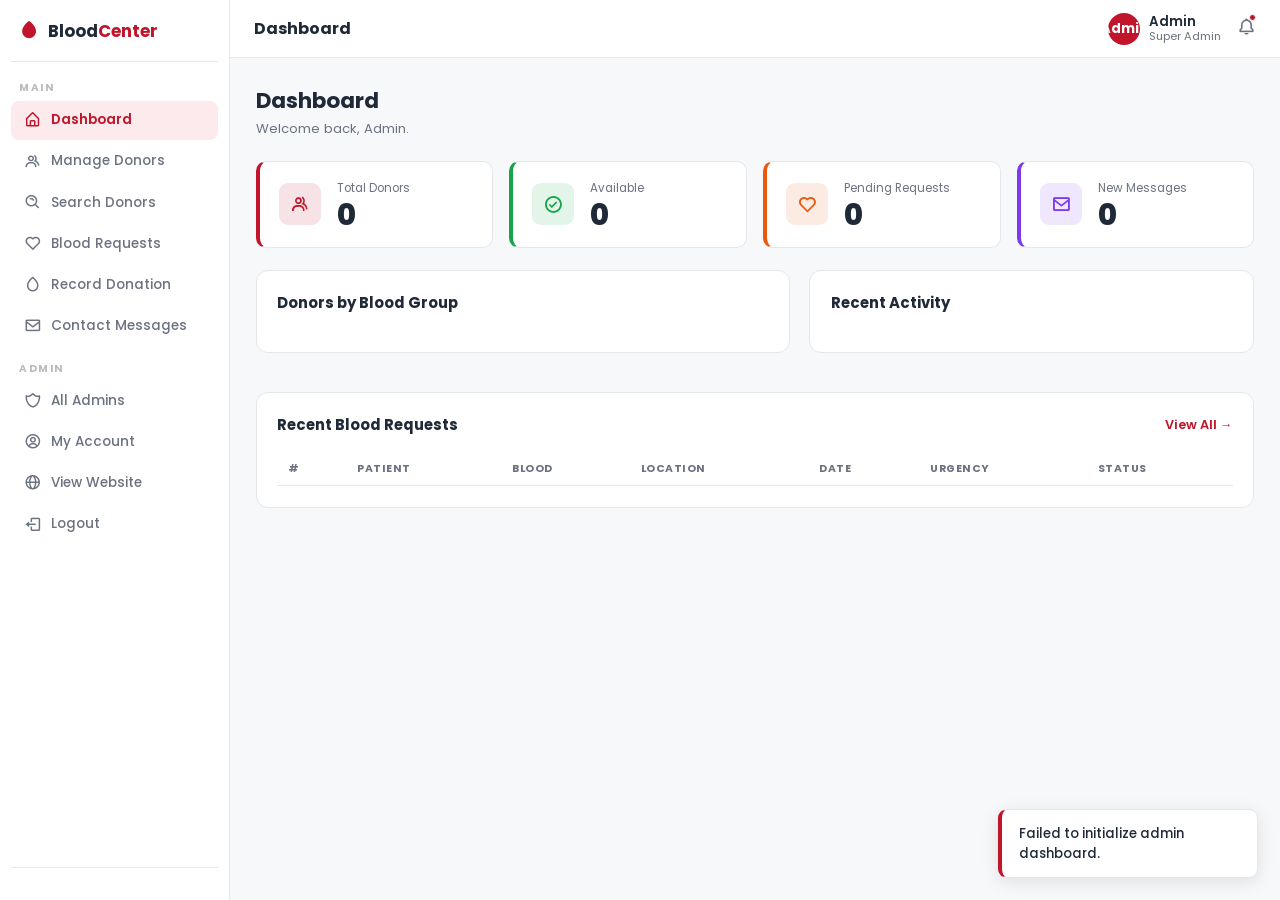
<file: html/admin.html>
<!DOCTYPE html>
<html lang="en">
<head>
  <meta charset="UTF-8"/>
  <meta name="viewport" content="width=device-width, initial-scale=1.0"/>
  <title>Admin Dashboard — Blood Center</title>
  <link rel="stylesheet" href="/css/admin.css"/>
  <link href="https://fonts.googleapis.com/css2?family=Poppins:wght@400;500;600;700;800&display=swap" rel="stylesheet"/>
  <link href="https://unpkg.com/boxicons@2.1.4/css/boxicons.min.css" rel="stylesheet"/>
</head>
<body>

<!-- SIDEBAR -->
<aside class="sidebar" id="sidebar">
  <div class="sidebar-logo">
    <i class='bx bxs-droplet'></i>
    <span>Blood<strong>Center</strong></span>
  </div>

  <p class="sidebar-label">MAIN</p>
  <nav>
    <a href="#" class="nav-item active" data-section="dashboard"><i class='bx bx-home-alt'></i> Dashboard</a>
    <a href="#" class="nav-item" data-section="donors"><i class='bx bx-group'></i> Manage Donors</a>
    <a href="#" class="nav-item" data-section="search"><i class='bx bx-search-alt'></i> Search Donors</a>
    <a href="#" class="nav-item" data-section="requests"><i class='bx bx-heart'></i> Blood Requests
      <span class="nav-badge" id="reqBadge"></span>
    </a>
    <a href="#" class="nav-item" data-section="donations"><i class='bx bx-droplet'></i> Record Donation</a>
    <a href="#" class="nav-item" data-section="messages"><i class='bx bx-envelope'></i> Contact Messages
      <span class="nav-badge" id="msgBadge"></span>
    </a>
  </nav>

  <p class="sidebar-label">ADMIN</p>
  <nav>
    <a href="#" class="nav-item" data-section="admins"><i class='bx bx-shield-alt-2'></i> All Admins</a>
    <a href="#" class="nav-item" data-section="myaccount"><i class='bx bx-user-circle'></i> My Account</a>
    <a href="/index.html" class="nav-item"><i class='bx bx-globe'></i> View Website</a>
    <a href="login.html" class="nav-item"><i class='bx bx-log-out'></i> Logout</a>
  </nav>

  
  <div class="sidebar-date" id="topbarDate"></div> 
  

</aside>

<!-- MAIN -->
<div class="main">

  <header class="topbar">
    <button class="menu-btn" id="menuBtn"><i class='bx bx-menu'></i></button>
    <h2 class="page-title" id="pageTitle">Dashboard</h2>
    <div class="topbar-right">
      <div class="topbar-user">
        <div class="user-avatar">Admin</div>
        <div><p class="user-name">Admin</p><p class="user-role">Super Admin</p></div>
      </div>    
      <div class="notif-wrap"><i class='bx bx-bell'></i><span class="notif-dot"></span></div>
    </div>
  </header>

  <div class="content">


    <!-- ===== DASHBOARD ===== -->
    <section class="section active" id="section-dashboard">
      <div class="section-head">
        <div><h1>Dashboard</h1><p>Welcome back, Admin.</p></div>
      </div>
      <div class="stat-grid">
        <div class="stat-card" style="--c:#C0152A">
          <div class="stat-icon"><i class='bx bx-group'></i></div>
          <div><p class="stat-label">Total Donors</p><h2 class="stat-num" data-target="12">0</h2></div>
        </div>
        <div class="stat-card" style="--c:#16a34a">
          <div class="stat-icon"><i class='bx bx-check-circle'></i></div>
          <div><p class="stat-label">Available</p><h2 class="stat-num" data-target="8">0</h2></div>
        </div>
        <div class="stat-card" style="--c:#ea580c">
          <div class="stat-icon"><i class='bx bx-heart'></i></div>
          <div><p class="stat-label">Pending Requests</p><h2 class="stat-num" data-target="5">0</h2></div>
        </div>
        <div class="stat-card" style="--c:#7c3aed">
          <div class="stat-icon"><i class='bx bx-envelope'></i></div>
          <div><p class="stat-label">New Messages</p><h2 class="stat-num" data-target="3">0</h2></div>
        </div>
      </div>

      <div class="dash-row">
        <div class="card">
          <div class="card-head"><h3>Donors by Blood Group</h3></div>
          <div id="bloodBars"></div>
        </div>
        <div class="card">
          <div class="card-head"><h3>Recent Activity</h3></div>
          <ul class="activity-list" id="activityList"></ul>
        </div>
      </div>

      <div class="card">
        <div class="card-head">
          <h3>Recent Blood Requests</h3>
          <button class="link-btn" data-goto="requests">View All →</button>
        </div>
        <div class="table-wrap">
          <table class="table">
            <thead><tr><th>#</th><th>Patient</th><th>Blood</th><th>Location</th><th>Date</th><th>Urgency</th><th>Status</th></tr></thead>
            <tbody id="dashReqBody"></tbody>
          </table>
        </div>
      </div>
    </section>


    <!-- ===== MANAGE DONORS ===== -->
    <section class="section" id="section-donors">
      <div class="section-head">
        <div><h1>Manage Donors</h1><p>Add, edit and delete donor records.</p></div>
        <button class="btn-red" id="addDonorBtn"><i class='bx bx-plus'></i> Add Donor</button>
      </div>
      <div class="card">
        <div class="card-head">
          <div class="filters">
            <div class="search-box"><i class='bx bx-search'></i><input type="text" id="donorSearch" placeholder="Search name, phone, location..."/></div>
            <select id="donorBloodFilter" class="select">
              <option value="">All Blood Groups</option>
              <option>A+</option><option>A-</option><option>B+</option><option>B-</option>
              <option>AB+</option><option>AB-</option><option>O+</option><option>O-</option>
            </select>
            <select id="donorAvailFilter" class="select">
              <option value="">All Status</option>
              <option value="Available">Available</option>
              <option value="Not Available">Not Available</option>
            </select>
          </div>
        </div>
        <div class="table-wrap">
          <table class="table">
            <thead><tr><th>Photo</th><th>Name</th><th>Age</th><th>Blood</th><th>Phone</th><th>Email</th><th>Location</th><th>Last Donated</th><th>Next Eligible</th><th>Status</th><th>Actions</th></tr></thead>
            <tbody id="donorBody"></tbody>
          </table>
        </div>
        <div class="pagination" id="donorPages"></div>
      </div>
    </section>


    <!-- ===== SEARCH DONORS ===== -->
    <section class="section" id="section-search">
      <div class="section-head">
        <div><h1>Search Donors</h1><p>Find donors by blood group and location.</p></div>
      </div>
      <div class="card">
        <div class="search-form-row">
          <div class="field-group"><label>Blood Group</label>
            <select id="srchBlood" class="select big">
              <option value="">Any</option>
              <option>A+</option><option>A-</option><option>B+</option><option>B-</option>
              <option>AB+</option><option>AB-</option><option>O+</option><option>O-</option>
            </select>
          </div>
          <div class="field-group"><label>Location</label>
            <input type="text" id="srchLocation" class="input big" placeholder="e.g. Guwahati"/>
          </div>
          <div class="field-group"><label>Availability</label>
            <select id="srchAvail" class="select big">
              <option value="">Any</option>
              <option value="Available">Available</option>
              <option value="Not Available">Not Available</option>
            </select>
          </div>
          <button class="btn-red" id="srchBtn" style="align-self:flex-end"><i class='bx bx-search'></i> Search</button>
        </div>
      </div>
      <div id="srchResultsWrap" style="display:none">
        <div class="results-header">
          <p id="srchCount"></p>
          <button class="btn-outline-sm" id="srchClear">Clear</button>
        </div>
        <div class="donor-cards-grid" id="srchGrid"></div>
      </div>
      <div class="empty-state" id="srchEmpty" style="display:none">
        <i class='bx bx-search-alt'></i><h3>No donors found</h3><p>Try different filters.</p>
      </div>
    </section>


    <!-- ===== BLOOD REQUESTS ===== -->
    <section class="section" id="section-requests">
      <div class="section-head">
        <div><h1>Blood Requests</h1><p>Manage and respond to all incoming requests.</p></div>
      </div>
      <div class="card">
        <div class="card-head">
          <div class="filters">
            <div class="search-box"><i class='bx bx-search'></i><input type="text" id="reqSearch" placeholder="Search patient, location..."/></div>
            <select id="reqStatusFilter" class="select">
              <option value="">All Status</option>
              <option>Pending</option><option>Fulfilled</option><option>Cancelled</option>
            </select>
            <select id="reqBloodFilter" class="select">
              <option value="">All Blood Groups</option>
              <option>A+</option><option>A-</option><option>B+</option><option>B-</option>
              <option>AB+</option><option>AB-</option><option>O+</option><option>O-</option>
            </select>
          </div>
        </div>
        <div class="table-wrap">
          <table class="table">
            <thead><tr><th>#</th><th>Patient</th><th>Blood</th><th>Hospital</th><th>Location</th><th>Contact</th><th>Date</th><th>Urgency</th><th>Status</th><th>Actions</th></tr></thead>
            <tbody id="reqBody"></tbody>
          </table>
        </div>
        <div class="pagination" id="reqPages"></div>
      </div>
    </section>


    <!-- ===== RECORD DONATION ===== -->
    <section class="section" id="section-donations">
      <div class="section-head">
        <div><h1>Record Donation</h1><p>Log a blood donation for a registered donor.</p></div>
      </div>
      <div class="record-layout">
        <div class="card" style="max-width:480px">
          <h3 class="card-title-sm">Add Donation Record</h3>
          <div class="msg-box" id="donRecMsg"></div>
          <form id="donRecForm">
            <div class="field-group" style="margin-bottom:0.9rem">
              <label>Select Donor <span class="star">*</span></label>

              <input id="drDonorSearch" class="input" style="width:100%;margin-bottom:0.55rem" list="drDonorList" placeholder="Search donor name / blood / phone"/>
              <datalist id="drDonorList"></datalist>
              <select id="drDonor" class="select" style="width:100%">
                <option value="" disabled selected>Choose donor...</option>
              </select>
            </div>
            <div class="two-col-sm">
              <div class="field-group">
                <label>Donation Date <span class="star">*</span></label>
                <input type="date" id="drDate" class="input" style="width:100%"/>
              </div>
              <div class="field-group">
                <label>Units Donated <span class="star">*</span></label>
                <input type="number" id="drUnits" class="input" style="width:100%" placeholder="e.g. 1" min="1" max="5"/>
              </div>
            </div>
            <div class="field-group" style="margin:0.9rem 0">
              <label>Hospital / Location <span class="star">*</span></label>
              <input type="text" id="drLocation" class="input" style="width:100%" placeholder="e.g. Gauhati Medical College"/>
            </div>
            <div class="field-group" style="margin-bottom:1rem">
              <label>Notes</label>
              <textarea id="drNotes" class="input" rows="2" style="width:100%;resize:vertical" placeholder="Any additional notes..."></textarea>
            </div>
            <button type="submit" class="btn-red"><i class='bx bx-save'></i> Record Donation</button>
          </form>
        </div>

        <div class="card" style="flex:1">
          <h3 class="card-title-sm">Recent Donation Records</h3>
          <div class="table-wrap">
            <table class="table">
              <thead><tr><th>#</th><th>Donor</th><th>Blood</th><th>Date</th><th>Location</th><th>Units</th></tr></thead>
              <tbody id="donRecBody"></tbody>
            </table>
          </div>
        </div>
      </div>
    </section>


    <!-- ===== CONTACT MESSAGES ===== -->
    <section class="section" id="section-messages">
      <div class="section-head">
        <div><h1>Contact Messages</h1><p>Messages submitted via the homepage contact form.</p></div>
        <button class="btn-outline" id="markMsgsRead">Mark All Read</button>
      </div>
      <div class="card">
        <div class="filters" style="margin-bottom:1rem">
          <select id="msgFilter" class="select">
            <option value="">All Messages</option>
            <option value="unread">Unread</option>
            <option value="read">Read</option>
          </select>
        </div>
        <div id="messagesList"></div>
      </div>
    </section>


    <!-- ===== ALL ADMINS ===== -->
    <section class="section" id="section-admins">
      <div class="section-head">
        <div><h1>All Admins</h1><p>View all admin accounts and create new ones.</p></div>
        <button class="btn-red" id="createAdminBtn"><i class='bx bx-plus'></i> Create Admin</button>
      </div>
      <div class="card">
        <div class="table-wrap">
          <table class="table">
            <thead><tr><th>#</th><th>Name</th><th>Email</th><th>Role</th><th>Created</th><th>Status</th><th>Actions</th></tr></thead>
            <tbody id="adminsBody"></tbody>
          </table>
        </div>
      </div>
    </section>


    <!-- ===== MY ACCOUNT ===== -->
    <section class="section" id="section-myaccount">
      <div class="section-head">
        <div><h1>My Account</h1><p>Update your admin profile and password.</p></div>
      </div>
      <div class="profile-layout">
        <div class="card" style="max-width:480px;flex:1">
          <h3 class="card-title-sm">Update Profile</h3>
          <div class="msg-box" id="myAccMsg"></div>
          <form id="myAccForm">
            <div class="two-col-sm">
              <div class="field-group"><label>Full Name</label><input type="text" id="myName" class="input" style="width:100%" value="Admin User"/></div>
              <div class="field-group"><label>Email</label><input type="email" id="myEmail" class="input" style="width:100%" value="admin@bloodcenter.in"/></div>
            </div>
            <div class="field-group" style="margin-top:0.9rem"><label>Phone</label><input type="tel" id="myPhone" class="input" style="width:100%" value="9876543210"/></div>
            <div class="field-group" style="margin:0.9rem 0">
              <label>Status</label>
              <select id="myStatus" class="select" style="width:100%">
                <option value="Active">Active</option>
                <option value="Inactive">Inactive</option>
              </select>
            </div>

            <div class="field-group" style="margin:0.9rem 0">
              <label>Profile Photo</label>
              <input type="file" id="myPhotoFile" accept="image/*" class="input" style="width:100%">
            </div>
            
            <button type="button" class="btn-outline" id="removeMyPhotoBtn">
              <i class='bx bx-trash'></i> Remove Photo
            </button>

            <button type="submit" class="btn-red"><i class='bx bx-save'></i> Save Changes</button>
          </form>
        </div>
        <div class="card" style="max-width:400px;flex:1">
          <h3 class="card-title-sm">Change Password</h3>
          <div class="msg-box" id="myPassMsg"></div>
          <form id="myPassForm">
            <div class="field-group" style="margin-bottom:0.9rem"><label>Current Password</label><input type="password" id="myOldPass" class="input" style="width:100%" placeholder="Current password"/></div>
            <div class="field-group" style="margin-bottom:0.9rem"><label>New Password</label><input type="password" id="myNewPass" class="input" style="width:100%" placeholder="Min 6 characters"/></div>
            <div class="field-group" style="margin-bottom:1rem"><label>Confirm New Password</label><input type="password" id="myConfPass" class="input" style="width:100%" placeholder="Repeat new password"/></div>
            <button type="submit" class="btn-red"><i class='bx bx-lock'></i> Update Password</button>
          </form>
        </div>
      </div>
    </section>


  </div><!-- end .content -->
</div><!-- end .main -->


<!-- MODAL: Add/Edit Donor (2-step) -->
<div class="modal-overlay" id="donorModal">
  <div class="modal modal-lg">
    <div class="modal-head">
      <h2 id="donorModalTitle">Add New Donor</h2>
      <button class="modal-close" id="donorModalClose"><i class='bx bx-x'></i></button>
    </div>
    <div class="modal-body">
      <div class="steps-bar">
               
      </div>
      <!-- Step 1 -->
      <div id="step1Content">
        <div class="photo-row">
          <div class="photo-preview" id="donorPhotoPreview"><i class='bx bx-user'></i></div>
          <div><label for="donorPhotoFile" class="photo-label"><i class='bx bx-camera'></i> Upload Photo</label>
          <input type="file" id="donorPhotoFile" accept="image/*"/>
          <p style="font-size:0.7rem;color:#aaa;margin-top:3px">Optional · Max 2MB</p></div>
        </div>
        <div class="form-grid">
          <div class="field-group"><label>Full Name <span class="star">*</span></label><input type="text" id="mName" placeholder="Full name"/></div>
          <div class="field-group"><label>Age <span class="star">*</span></label><input type="number" id="mAge" placeholder="18–65" min="18" max="65"/></div>
          <div class="field-group"><label>Blood Group <span class="star">*</span></label>
            <select id="mBlood"><option value="" disabled selected>Select</option>
              <option>A+</option><option>A-</option><option>B+</option><option>B-</option>
              <option>AB+</option><option>AB-</option><option>O+</option><option>O-</option>
            </select>
          </div>
          <div class="field-group"><label>Phone <span class="star">*</span></label><input type="tel" id="mPhone" placeholder="10-digit number"/></div>
          <div class="field-group"><label>Email</label><input type="email" id="mEmail" placeholder="donor@email.com"/></div>
          <div class="field-group"><label>Location <span class="star">*</span></label><input type="text" id="mLocation" placeholder="City / Area"/></div>
          <div class="field-group"><label>Last Donated</label><input type="date" id="mLastDonated"/></div>
          <!-- <div class="field-group"><label>Availability</label>
            <select id="mStatus"><option value="Available">Available</option><option value="Not Available">Not Available</option></select>
          </div> -->
        </div>
        

        <p class="form-error" id="step1Err"></p>
        <div class="modal-foot"><button class="btn-outline" id="donorModalCancel">Cancel</button><button class="btn-red" id="donorNextBtn">Send OTP →</button></div>
      </div>
      <!-- Step 2 -->
      <div id="step2Content" style="display:none">
        <div class="otp-wrap">
          <div class="otp-icon"><i class='bx bx-message-square-dots'></i></div>
          <h3>OTP Verification</h3>
          <p id="otpMsg">OTP sent to donor's phone number.</p>
          <div class="otp-inputs" id="otpInputs">
            <input type="text" class="otp-digit" maxlength="1"/><input type="text" class="otp-digit" maxlength="1"/>
            <input type="text" class="otp-digit" maxlength="1"/><input type="text" class="otp-digit" maxlength="1"/>
            <input type="text" class="otp-digit" maxlength="1"/><input type="text" class="otp-digit" maxlength="1"/>
          </div>
          <div class="otp-hint"><i class='bx bx-info-circle'></i> Demo OTP: <strong>123456</strong></div>
          <p class="form-error" id="otpErr"></p>
          <div class="modal-foot" style="margin-top:1.2rem">
            <button class="btn-outline" id="otpBackBtn">← Back</button>
            <button class="btn-red" id="otpVerifyBtn">Verify & Save</button>
          </div>
          <p style="text-align:center;font-size:0.78rem;color:#aaa;margin-top:0.7rem">
            Didn't receive it? <button type="button" class="resend-btn" id="resendOtp">Resend OTP</button>
          </p>
        </div>
      </div>
    </div>
  </div>
</div>


<!-- MODAL: View Request -->
<div class="modal-overlay" id="reqModal">
  <div class="modal modal-lg">
    <div class="modal-head"><h2>Request Details</h2><button class="modal-close" id="reqModalClose"><i class='bx bx-x'></i></button></div>
    <div class="modal-body" id="reqModalBody"></div>
    <div class="modal-foot">
      <button class="btn-outline" id="reqModalCancel">Close</button>
      <button class="btn-outline" id="reqFindDonorBtn"><i class='bx bx-search'></i> Find Donor</button>
      <button class="btn-red" id="reqCancelBtn"><i class='bx bx-x'></i> Cancel Request</button>
      <button class="btn-green" id="reqFulfillBtn"><i class='bx bx-check'></i> Mark Fulfilled</button>
    </div>
  </div>
</div>


<!-- MODAL: Notify Donors -->
<div class="modal-overlay" id="notifyDonorModal">
  <div class="modal modal-lg">
    <div class="modal-head">
      <h2>Notify Matching Donors</h2>
      <button class="modal-close" id="notifyDonorModalClose"><i class='bx bx-x'></i></button>
    </div>
    <div class="modal-body">
      <div style="display:flex;flex-wrap:wrap;gap:0.75rem;justify-content:space-between;align-items:center;margin-bottom:1rem">
        <div>
          <p id="notifyDonorSummary" style="margin:0;font-size:0.92rem;font-weight:700"></p>
          <p id="notifyDonorCount" style="margin:0.25rem 0 0;color:var(--text-soft);font-size:0.8rem"></p>
        </div>
        <button class="btn-red" id="notifyAllDonorsBtn"><i class='bx bx-mail-send'></i> Notify All</button>
      </div>
      <div class="table-wrap">
        <table class="table">
          <thead><tr><th>Name</th><th>City</th><th>Phone No.</th><th>Email</th><th>Mail</th></tr></thead>
          <tbody id="notifyDonorTableBody"></tbody>
        </table>
      </div>
    </div>
    <div class="modal-foot">
      <button class="btn-outline" id="notifyDonorModalCancel">Close</button>
    </div>
  </div>
</div>


<!-- MODAL: Create Admin -->
<div class="modal-overlay" id="adminModal">
  <div class="modal">
    <div class="modal-head"><h2>Create Admin</h2><button class="modal-close" id="adminModalClose"><i class='bx bx-x'></i></button></div>
    <div class="modal-body">
      <div class="msg-box" id="createAdminMsg"></div>
      <div class="form-grid">
        <div class="field-group"><label>Full Name <span class="star">*</span></label><input type="text" id="anName" placeholder="Admin's name"/></div>
        <div class="field-group"><label>Email <span class="star">*</span></label><input type="email" id="anEmail" placeholder="admin@email.com"/></div>
        <div class="field-group"><label>Phone <span class="star">*</span></label><input type="tel" id="anPhone" placeholder="Phone Number"/></div>

      <div class="field-group"><label>City <span class="star">*</span></label><input type="text" id="adminCity" placeholder="Admin's City"/></div>


      <div class="field-group"><label>Date Of Birth <span class="star">*</span></label><input type="date" id="adminDob" placeholder="Admins's DOB"/></div>

        <div class="field-group"><label>Role</label>
          <select id="anRole"><option value="Admin">Admin</option></select>
        </div>
        <div class="field-group"><label>Password <span class="star">*</span></label><input type="password" id="anPass" placeholder="Set password"/></div>
        <div class="field-group"><label>Confirm Password <span class="star">*</span></label><input type="password" id="anConf" placeholder="Repeat password"/></div>
      </div>
    </div>
    <div class="modal-foot">
      <button class="btn-outline" id="adminModalCancel">Cancel</button>
      <button class="btn-red" id="saveAdminBtn"><i class='bx bx-shield-plus'></i> Create Admin</button>
    </div>
  </div>
</div>


<!-- MODAL: View Message -->
<div class="modal-overlay" id="msgModal">
  <div class="modal">
    <div class="modal-head"><h2>Contact Message</h2><button class="modal-close" id="msgModalClose"><i class='bx bx-x'></i></button></div>
    <div class="modal-body" id="msgModalBody"></div>
    <div class="modal-foot"><button class="btn-outline" id="msgModalCancel">Close</button><button class="btn-red" id="msgDeleteBtn"><i class='bx bx-trash'></i> Delete</button></div>
  </div>
</div>

<div class="modal-overlay" id="confirmModal">
  <div class="modal" style="max-width:420px">
    <div class="modal-head">
      <h2>Confirm Action</h2>
      <button class="modal-close" id="confirmModalClose"><i class='bx bx-x'></i></button>
    </div>
    <div class="modal-body">
      <p id="confirmModalText" style="font-size:0.92rem;color:var(--text);line-height:1.6;"></p>
    </div>
    <div class="modal-foot">
      <button class="btn-outline" id="confirmModalCancel">Cancel</button>
      <button class="btn-red" id="confirmModalYes">Yes, Delete</button>
    </div>
  </div>
</div>


<div class="toast" id="toast"></div>
<script src="/js/admin.js"></script>
</body>
</html>
</file>
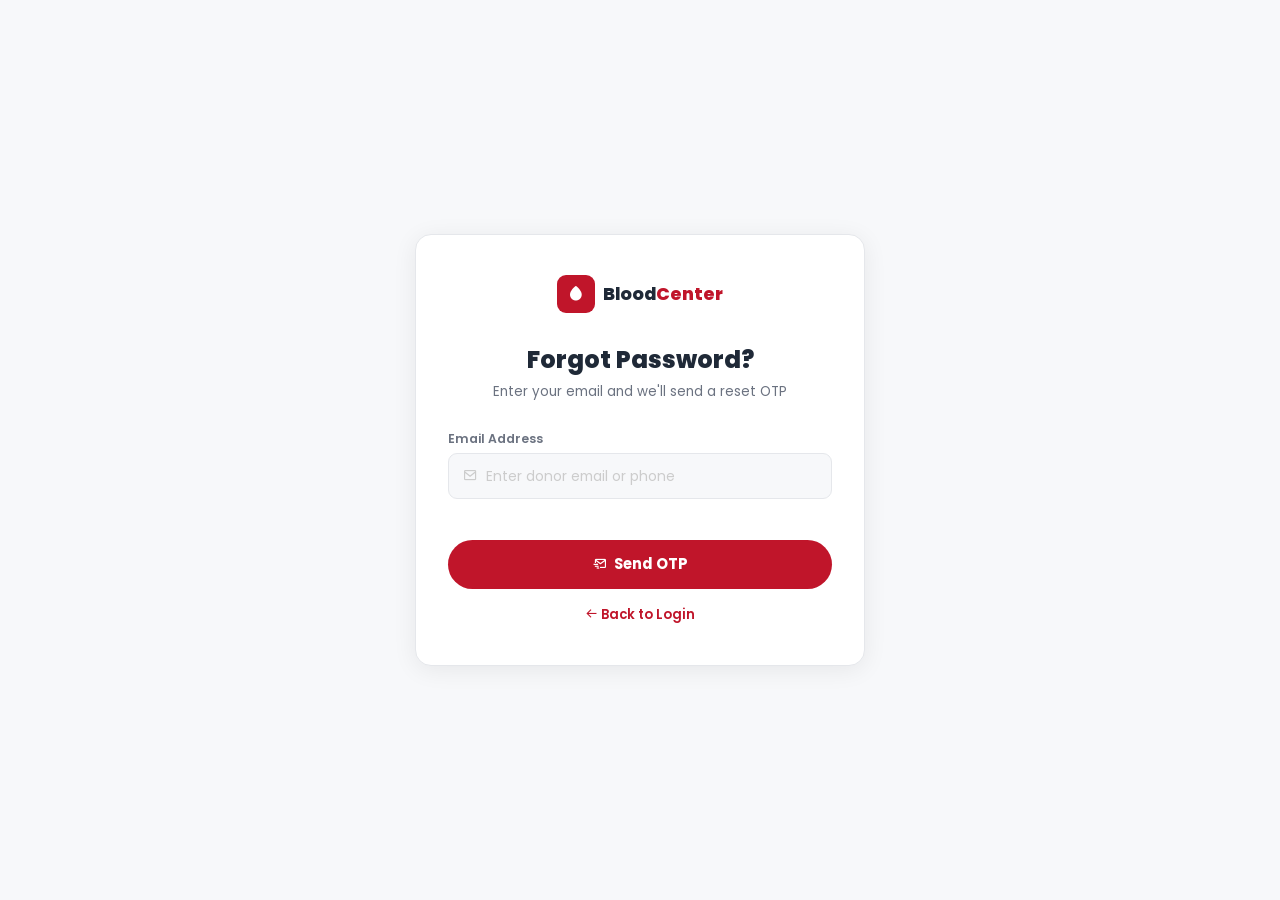
<file: html/forgot-pass.html>
<!DOCTYPE html>
<html lang="en">
<head>
  <meta charset="UTF-8"/>
  <meta name="viewport" content="width=device-width, initial-scale=1.0"/>
  <title>Forgot Password — Blood Center</title>
  <link rel="stylesheet" href="/css/auth.css"/>
  <link href="https://fonts.googleapis.com/css2?family=Poppins:wght@400;500;600;700;800&display=swap" rel="stylesheet"/>
  <link href="https://unpkg.com/boxicons@2.1.4/css/boxicons.min.css" rel="stylesheet"/>
  <script src="https://www.google.com/recaptcha/api.js" async defer></script>
</head>
<body>

<div class="auth-card">

  <a href="index.html" class="auth-logo">
    <div class="auth-logo-icon"><i class='bx bxs-droplet'></i></div>
    <span class="auth-logo-text">Blood<span>Center</span></span>
  </a>

  <h2 class="auth-title">Forgot Password?</h2>
  <p class="auth-sub">Enter your email and we'll send a reset OTP</p>

  <div class="msg-box" id="forgotMsg"></div>

  <form id="forgotForm">

    <div class="input-group">
      <label>Email Address</label>
      <div class="input-wrap">
        <i class='bx bx-envelope'></i>
        <input type="text" id="forgotEmail" placeholder="your@email.com"/>
      </div>
    </div>

    <div class="g-recaptcha" data-sitekey="6LdSw4IsAAAAANBnFoG56JSh3QCgX4U8LCmCvYXB"></div>

    <br>

    <button type="submit" class="submit-btn">
      <i class='bx bx-mail-send'></i> Send OTP
    </button>

    <p class="switch-link">
      <a href="login.html"><i class='bx bx-arrow-back'></i> Back to Login</a>
    </p>

  </form>
</div>

<!-- OTP MODAL -->
<div id="otpModal" class="otp-modal">
  <div class="otp-box">
    <h3>Verify OTP</h3>
    <p id="otpHint">Enter the 6-digit OTP sent to your email.</p>

    <input id="otpInput" type="text" maxlength="6" placeholder="Enter OTP" />

    <div class="otp-actions">
      <button type="button" id="verifyOtpBtn">Verify OTP</button>
      <button type="button" id="resendOtpBtn">Resend OTP</button>
      <button type="button" id="otpBackBtn">Back</button>
    </div>
  </div>
</div>

<!-- RESET PASSWORD MODAL -->
<div id="resetPassModal" class="otp-modal">
  <div class="otp-box">
    <h3>Set New Password</h3>
    <p>Enter your new password below.</p>

    <div class="input-group">
      <label>New Password</label>
      <div class="input-wrap">
        <i class='bx bx-lock'></i>
        <input type="password" id="newPass" placeholder="New password" />
        <button type="button" class="eye-btn" id="toggleNewPass">
          <i class='bx bx-hide'></i>
        </button>
      </div>
    </div>

    <div class="input-group">
      <label>Confirm Password</label>
      <div class="input-wrap">
        <i class='bx bx-lock-alt'></i>
        <input type="password" id="confirmNewPass" placeholder="Confirm new password" />
        <button type="button" class="eye-btn" id="toggleConfirmNewPass">
          <i class='bx bx-hide'></i>
        </button>
      </div>
    </div>

    <div class="otp-actions">
      <button type="button" id="updatePasswordBtn">Update Password</button>
      <button type="button" id="resetBackBtn">Back</button>
    </div>
  </div>
</div>

<!-- Toast -->
<div id="toast" class="toast"></div>



<script src="/js/forgot_passowrd.js"></script>
</body>
</html>
</file>
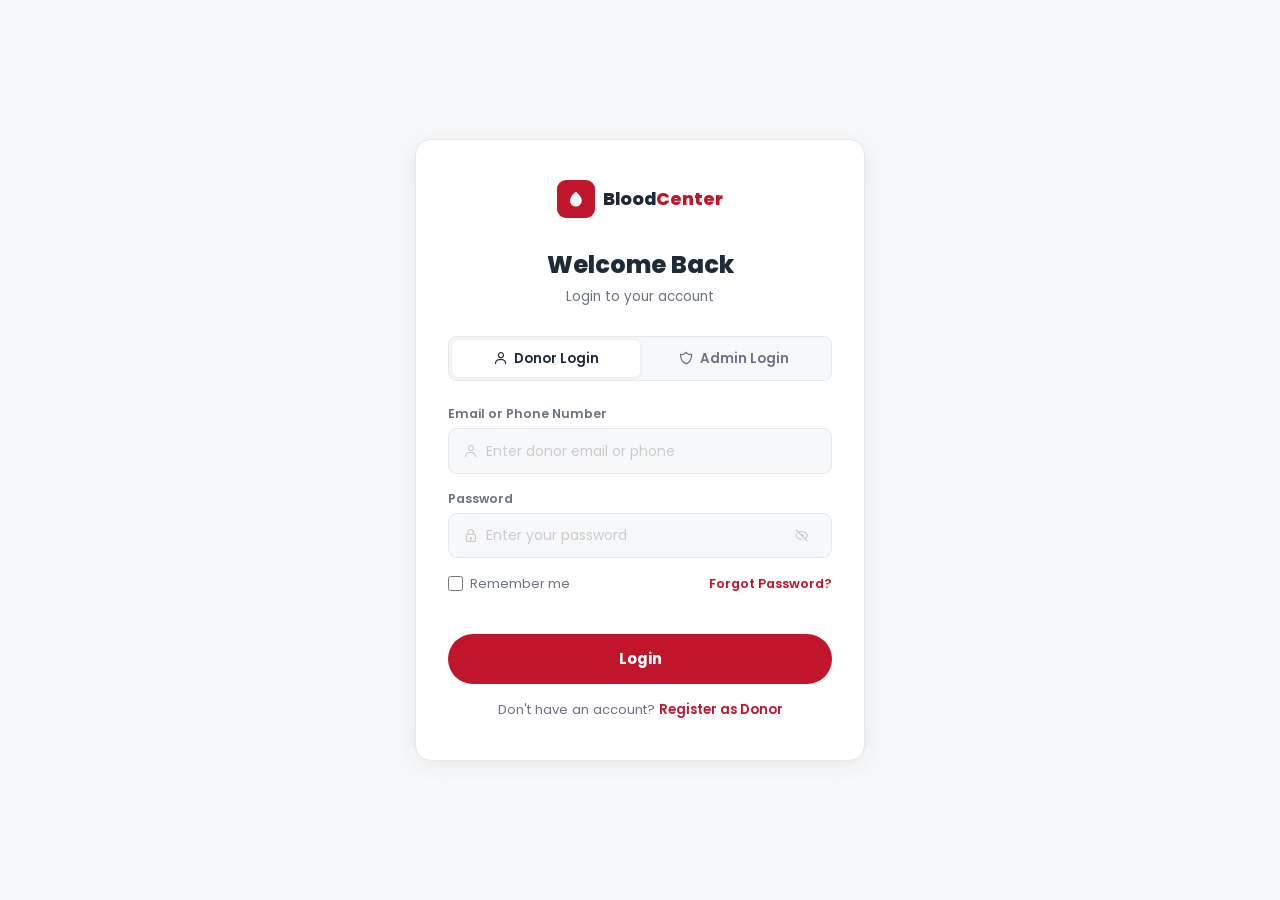
<file: html/login.html>
<!DOCTYPE html>
<html lang="en">
<head>
  <meta charset="UTF-8"/>
  <meta name="viewport" content="width=device-width, initial-scale=1.0"/>
  <title>Login — Blood Center</title>
  <link rel="stylesheet" href="/css/auth.css"/>
  <link href="https://fonts.googleapis.com/css2?family=Poppins:wght@400;500;600;700;800&display=swap" rel="stylesheet"/>
  <link href="https://unpkg.com/boxicons@2.1.4/css/boxicons.min.css" rel="stylesheet"/>
  <script src="https://www.google.com/recaptcha/api.js" async defer></script>

</head>
<body>

<div class="auth-card">

  <!-- Logo -->
  <a href="/index.html" class="auth-logo">
    <div class="auth-logo-icon"><i class='bx bxs-droplet'></i></div>
    <span class="auth-logo-text">Blood<span>Center</span></span>
  </a>

  <h2 class="auth-title">Welcome Back</h2>
  <p class="auth-sub">Login to your account</p>

  <!-- User / Admin toggle -->
  <div class="login-toggle">
    <button class="toggle-btn active" id="userTab">
      <i class='bx bx-user'></i> Donor Login
    </button>
    <button class="toggle-btn admin-btn" id="adminTab">
      <i class='bx bx-shield-alt-2'></i> Admin Login
    </button>
  </div>

  <div class="msg-box" id="loginMsg"></div>

  <form id="loginForm">

    <div class="input-group">
      <label>Email or Phone Number</label>
      <div class="input-wrap">
        <i class='bx bx-user'></i>
        <input type="text" id="loginId" name="identifier" placeholder="Enter email or phone"/>
      </div>
    </div>

    <div class="input-group">
      <label>Password</label>
      <div class="input-wrap">
        <i class='bx bx-lock'></i>
        <input type="password" id="loginPass" name="password" placeholder="Enter your password"/>
        <button type="button" class="eye-btn" id="togglePass">
          <i class='bx bx-hide'></i>
        </button>
      </div>
    </div>

    <div class="row-between">
      <label class="check-label">
        <input type="checkbox"/> Remember me
      </label>
      <a href="forgot-pass.html?role=donor" class="forgot-link" id="forgotLink">Forgot Password?</a>
    </div>

    <!-- reCAPTCHA -->
    <div class="g-recaptcha" data-sitekey="6LdSw4IsAAAAANBnFoG56JSh3QCgX4U8LCmCvYXB"></div>
    <br>
    
    <button type="submit" class="submit-btn">Login</button>

    <p class="switch-link">
      Don't have an account? <a href="register.html">Register as Donor</a>
    </p>

  </form>
</div>

<div id="toast" class="toast"></div>

<script src="/js/login.js"></script>
</body>
</html>
</file>
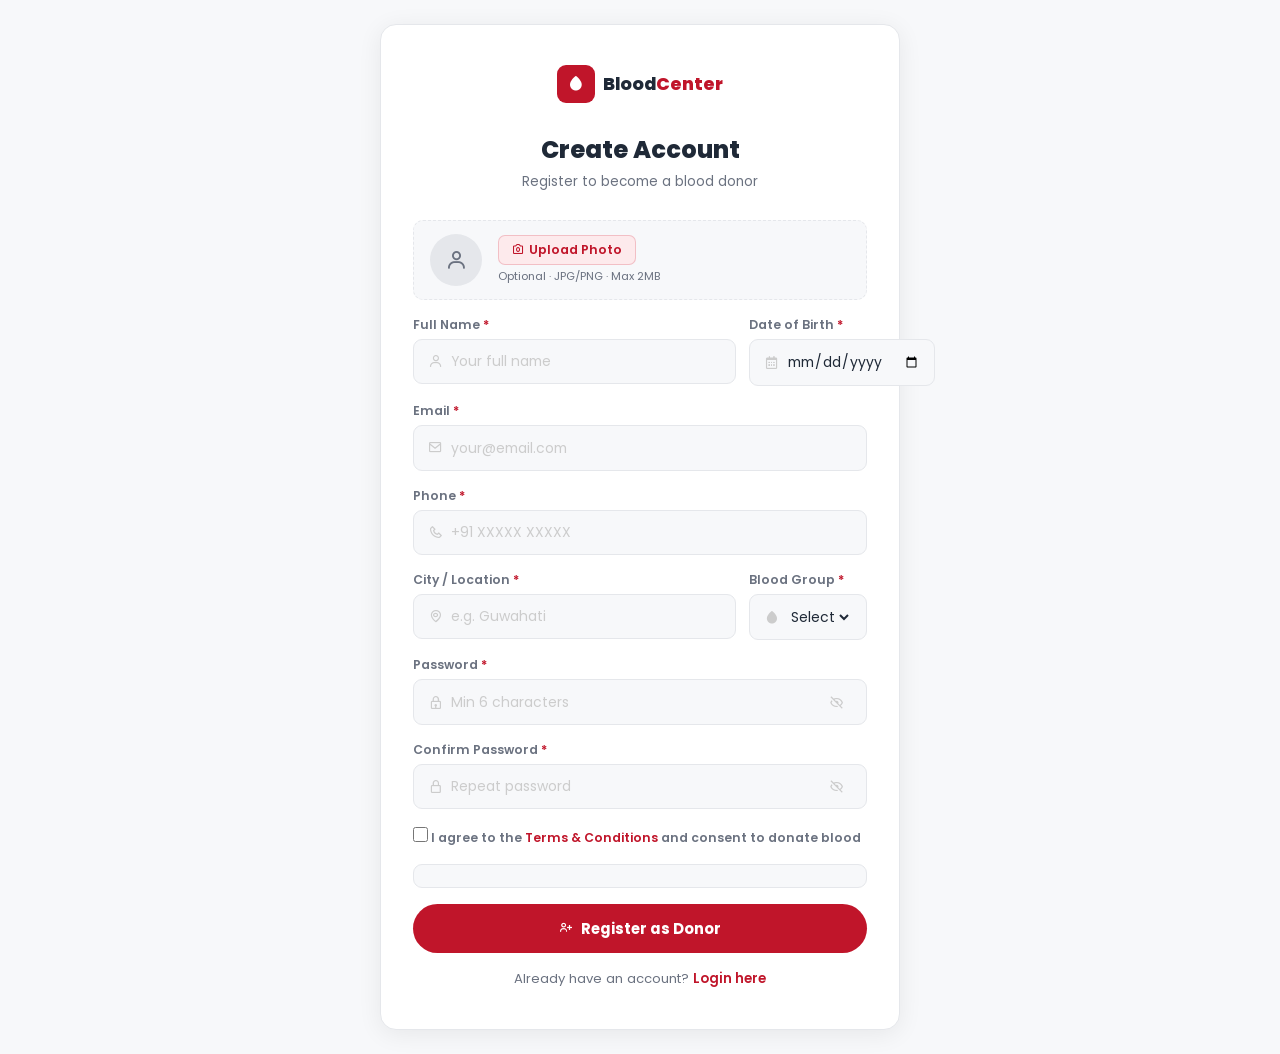
<file: html/register.html>
<!DOCTYPE html>
<html lang="en">
<head>
  <meta charset="UTF-8"/>
  <meta name="viewport" content="width=device-width, initial-scale=1.0"/>
  <title>Register — Blood Center</title>
  <link rel="stylesheet" href="/css/auth.css"/>
  <link href="https://fonts.googleapis.com/css2?family=Poppins:wght@400;500;600;700;800&display=swap" rel="stylesheet"/>
  <link href="https://unpkg.com/boxicons@2.1.4/css/boxicons.min.css" rel="stylesheet"/>
  <script src="https://www.google.com/recaptcha/api.js" async defer></script>

</head>
<body>

<div class="auth-card" style="max-width:520px;">

  <!-- Logo -->
  <a href="/index.html" class="auth-logo">
    <div class="auth-logo-icon"><i class='bx bxs-droplet'></i></div>
    <span class="auth-logo-text">Blood<span>Center</span></span>
  </a>

  <h2 class="auth-title">Create Account</h2>
  <p class="auth-sub">Register to become a blood donor</p>

  <div class="msg-box" id="registerMsg"></div>

  <form id="registerForm">

    <!-- Profile photo -->
    <div class="photo-upload-row">
      <div class="photo-circle" id="photoPreview">
        <i class='bx bx-user'></i>
      </div>
      <div class="photo-upload-info">
        <label for="photoFile" class="photo-pick-btn">
          <i class='bx bx-camera'></i> Upload Photo
        </label>
        <input type="file" id="photoFile" accept="image/*"/>
        <p>Optional · JPG/PNG · Max 2MB</p>
      </div>
    </div>

    <!-- Name + Age -->
    <div class="two-col">
      <div class="input-group">
        <label>Full Name <span class="star">*</span></label>
        <div class="input-wrap">
          <i class='bx bx-user'></i>
          <input type="text" id="rName" placeholder="Your full name"/>
        </div>
      </div>
      <div class="input-group">
        <label>Date of Birth <span class="star">*</span></label>
        <div class="input-wrap">
          <i class='bx bx-calendar'></i>
          <input type="date" id="rDob" max=""/>
        </div>
      </div>
    </div>

    <!-- Email -->
      <div class="input-group">
        <label>Email <span class="star">*</span></label>
        <div class="input-wrap">
          <i class='bx bx-envelope'></i>
          <input type="email" id="rEmail" placeholder="your@email.com"/>
        </div>
      </div>

     <!-- Phone  -->
      <div class="input-group">
        <label>Phone <span class="star">*</span></label>
        <div class="input-wrap">
          <i class='bx bx-phone'></i>
          <input type="tel" id="rPhone" placeholder="+91 XXXXX XXXXX"/>
        </div>
      </div>

    <!-- Blood Group + Location -->
    <div class="two-col">
      
      <div class="input-group">
        <label>City / Location <span class="star">*</span></label>
        <div class="input-wrap">
          <i class='bx bx-map'></i>
          <input type="text" id="rLocation" placeholder="e.g. Guwahati"/>
        </div>
      </div>

      <div class="input-group">
        <label>Blood Group <span class="star">*</span></label>
        <div class="input-wrap">
          <i class='bx bxs-droplet'></i>
          <select id="rBlood">
            <option value="" disabled selected>Select</option>
            <option>A+</option><option>A-</option>
            <option>B+</option><option>B-</option>
            <option>O+</option><option>O-</option>
            <option>AB+</option><option>AB-</option>
          </select>
        </div>
      </div>
    </div>

    <!-- Password + Confirm -->
      <div class="input-group">
        <label>Password <span class="star">*</span></label>
        <div class="input-wrap">
          <i class='bx bx-lock'></i>
          <input type="password" id="rPass" placeholder="Min 6 characters"/>
          <button type="button" class="eye-btn" id="toggleRPass">
            <i class='bx bx-hide'></i>
          </button>
        </div>
      </div>
      <div class="input-group">
        <label>Confirm Password <span class="star">*</span></label>
        <div class="input-wrap">
          <i class='bx bx-lock-alt'></i>
          <input type="password" id="rConfirm" placeholder="Repeat password"/>
          <button type="button" class="eye-btn" id="toggleRConfirm">
            <i class='bx bx-hide'></i>
          </button>
        </div>
      </div>

    <!-- Terms -->
    <div class="input-group">
      <label class="check-label">
        <input type="checkbox" id="rTerms"/>
        I agree to the <a href="#">Terms & Conditions</a> and consent to donate blood
      </label>
    </div>

    <!-- reCAPTCHA -->
    <div class="captcha-row">
      <div class="g-recaptcha" data-sitekey="6LdSw4IsAAAAANBnFoG56JSh3QCgX4U8LCmCvYXB"></div>
    </div>


    <button type="submit" class="submit-btn" id="registerBtn">
      <i class='bx bx-user-plus'></i> Register as Donor
    </button>

    <p class="switch-link">
      Already have an account? <a href="login.html">Login here</a>
    </p>


    
  </form>
</div>


<!-- Pop Up -->
<div id="otpModal" class="otp-modal">
  <div class="otp-box">
    <h3>Verify OTP</h3>
    <p id="otpHint">Enter OTP sent to your email.</p>
    <input id="otpInput" type="text" maxlength="6" placeholder="Enter 6-digit OTP">

    <div class="otp-actions">
      <button type="button" id="verifyOtpBtn">Verify OTP</button>
      <button type="button" id="resendOtpBtn">Resend OTP</button>
      <button type="button" id="otpBackBtn">Back</button>
    </div>
  </div>
</div>

<div id="toast" class="toast"></div>


<script src="/js/registration.js"></script>
</body>
</html>
</file>
<file: css/admin.css>
/* ================================
   BLOOD CENTER — admin.css
================================ */

@import url('https://fonts.googleapis.com/css2?family=Poppins:wght@400;500;600;700;800&display=swap');

:root {
  --red:       #C0152A;
  --red-dark:  #8B0E1E;
  --red-light: #FDEAEC;
  --white:     #FFFFFF;
  --off-white: #F7F8FA;
  --border:    #E5E7EB;
  --text:      #1F2937;
  --text-soft: #6B7280;
  --green:     #16a34a;
  --green-bg:  #dcfce7;
  --orange:    #ea580c;
  --orange-bg: #fff7ed;
  --purple:    #7c3aed;
  --sidebar-w: 230px;
}

*,*::before,*::after { margin:0; padding:0; box-sizing:border-box; }
body { font-family:'Poppins',sans-serif; background:var(--off-white); color:var(--text); display:flex; min-height:100vh; }
a { text-decoration:none; color:inherit; }
ul { list-style:none; }
button { font-family:'Poppins',sans-serif; cursor:pointer; }

/* ================================
   SIDEBAR
================================ */

.sidebar {
  width: var(--sidebar-w);
  background: var(--white);
  border-right: 1px solid var(--border);
  position: fixed; top:0; left:0; height:100vh;
  display: flex; flex-direction:column;
  padding: 0 0.7rem;
  z-index: 300;
  transition: transform 0.3s ease;
  overflow-y: auto;
}

.sidebar-logo {
  display:flex; align-items:center; gap:8px;
  font-size:1.05rem; font-weight:700;
  padding:1.1rem 0.5rem;
  border-bottom:1px solid var(--border);
  margin-bottom:0.3rem; flex-shrink:0;
}
.sidebar-logo i      { font-size:1.3rem; color:var(--red); }
.sidebar-logo strong { color:var(--red); }

.sidebar-label {
  font-size:0.65rem; font-weight:700;
  letter-spacing:1.5px; color:#bbb;
  padding:0.8rem 0.5rem 0.3rem;
}

.nav-item {
  display:flex; align-items:center; gap:9px;
  padding:0.6rem 0.8rem; border-radius:8px;
  font-size:0.85rem; font-weight:500;
  color:var(--text-soft); transition:all 0.2s;
  margin-bottom:2px; position:relative;
}
.nav-item i     { font-size:1.1rem; flex-shrink:0; }
.nav-item:hover  { background:var(--off-white); color:var(--text); }
.nav-item.active { background:var(--red-light); color:var(--red); font-weight:600; }

.nav-badge {
  margin-left:auto;
  background:var(--red); color:white;
  font-size:0.62rem; font-weight:700;
  padding:1px 6px; border-radius:20px;
  display:none;
}
.nav-badge.show { display:inline; }

.sidebar-date  { 
   font-size:0.76rem; 
   color:var(--text-soft);
   text-align: center; 
   margin-top:auto;
   padding:1rem 0.5rem;
   border-top:1px solid var(--border);
   flex-shrink:0;
}

/* ================================
   MAIN + TOPBAR
================================ */

.main { margin-left:var(--sidebar-w); flex:1; min-width:0; display:flex; flex-direction:column; min-height:100vh; }

.topbar {
  height:58px; background:var(--white);
  border-bottom:1px solid var(--border);
  display:flex; align-items:center;
  padding:0 1.5rem; gap:1rem;
  position:sticky; top:0; z-index:200;
}

.topbar-user {
  display:flex; align-items:center; gap:9px;
   padding:0;
   flex-shrink:0;
}
.user-avatar {
  width:32px; height:32px; border-radius:50%;
  background:var(--red); color:white;
  display:flex; align-items:center; justify-content:center;
  font-weight:700; font-size:0.82rem; flex-shrink:0;
  overflow: hidden;
}
.topbar-user > div:last-child { display:flex; flex-direction:column; line-height:1.1; }
.user-name { font-size:0.83rem; font-weight:600; line-height:1.2; }
.user-role { font-size:0.7rem; color:var(--text-soft); }

.menu-btn { background:none; border:none; font-size:1.2rem; color:var(--text-soft); display:none; padding:3px; }
.menu-btn:hover { color:var(--red); }
.page-title { font-size:1rem; font-weight:700; flex:1; }
.topbar-right { display:flex; align-items:center; gap:1rem; margin-left:auto; }

.notif-wrap { position:relative; font-size:1.2rem; color:var(--text-soft); cursor:pointer; }
.notif-dot  { position:absolute; top:0; right:0; width:7px; height:7px; background:var(--red); border-radius:50%; border:1.5px solid white; }

.content { padding:1.6rem; flex:1; }

/* ================================
   SECTIONS
================================ */

.section { display:none; animation:fadeIn 0.28s ease; }
.section.active { display:block; }
@keyframes fadeIn { from{opacity:0;transform:translateY(7px);} to{opacity:1;transform:translateY(0);} }

.section-head {
  display:flex; justify-content:space-between;
  align-items:flex-start; margin-bottom:1.4rem;
  flex-wrap:wrap; gap:0.8rem;
}
.section-head h1 { font-size:1.35rem; font-weight:700; }
.section-head p  { font-size:0.82rem; color:var(--text-soft); margin-top:2px; }

/* ================================
   STAT CARDS
================================ */

.stat-grid {
  display:grid; grid-template-columns:repeat(4,1fr);
  gap:1rem; margin-bottom:1.4rem;
}

.stat-card {
  background:var(--white); border:1px solid var(--border);
  border-left:4px solid var(--c); border-radius:10px;
  padding:1.1rem 1.2rem;
  display:flex; align-items:center; gap:1rem;
  transition:transform 0.2s, box-shadow 0.2s;
}
.stat-card:hover { transform:translateY(-2px); box-shadow:0 4px 14px rgba(0,0,0,0.06); }

.stat-icon {
  width:42px; height:42px; border-radius:9px;
  background:color-mix(in srgb, var(--c) 12%, white);
  color:var(--c);
  display:flex; align-items:center; justify-content:center;
  font-size:1.25rem; flex-shrink:0;
}
.stat-label { font-size:0.73rem; color:var(--text-soft); margin-bottom:3px; }
.stat-num   { font-size:1.85rem; font-weight:800; color:var(--text); line-height:1; }

/* ================================
   CARDS
================================ */

.card {
  background:var(--white); border:1px solid var(--border);
  border-radius:12px; padding:1.3rem; margin-bottom:1.2rem;
}

.card-head {
  display:flex; justify-content:space-between;
  align-items:center; margin-bottom:1.1rem;
  flex-wrap:wrap; gap:0.5rem;
}
.card-head h3  { font-size:0.93rem; font-weight:700; }
.card-title-sm { font-size:0.93rem; font-weight:700; margin-bottom:1.1rem; }

.dash-row { display:grid; grid-template-columns:1.2fr 1fr; gap:1.2rem; margin-bottom:1.2rem; }

.link-btn { background:none; border:none; color:var(--red); font-size:0.8rem; font-weight:600; font-family:'Poppins',sans-serif; cursor:pointer; }
.link-btn:hover { opacity:0.7; }

/* ================================
   BLOOD BARS
================================ */

.bg-bar-row { display:flex; align-items:center; gap:10px; margin-bottom:8px; font-size:0.81rem; }
.bg-bar-label { width:28px; font-weight:700; font-family:monospace; flex-shrink:0; }
.bg-bar-track { flex:1; height:7px; background:#F2F2F2; border-radius:4px; overflow:hidden; }
.bg-bar-fill  { height:100%; background:var(--red); border-radius:4px; transition:width 0.7s ease; }
.bg-bar-count { width:20px; text-align:right; color:var(--text-soft); flex-shrink:0; }

/* ================================
   ACTIVITY LIST
================================ */

.activity-list { display:flex; flex-direction:column; gap:11px; }
.activity-item { display:flex; align-items:flex-start; gap:10px; }
.act-dot  { width:8px; height:8px; border-radius:50%; flex-shrink:0; margin-top:5px; }
.act-red    { background:var(--red); }
.act-green  { background:var(--green); }
.act-orange { background:var(--orange); }
.activity-text { font-size:0.81rem; color:var(--text); line-height:1.45; }
.activity-time { font-size:0.71rem; color:var(--text-soft); display:block; }

/* ================================
   TABLE
================================ */

.table-wrap { overflow-x:auto; }
.table { width:100%; border-collapse:collapse; font-size:0.82rem; }
.table th { text-align:left; padding:8px 11px; font-size:0.67rem; font-weight:700; text-transform:uppercase; letter-spacing:0.5px; color:var(--text-soft); border-bottom:1px solid var(--border); white-space:nowrap; }
.table td { padding:10px 11px; border-bottom:1px solid #F5F5F5; white-space:nowrap; vertical-align:middle; }
.table tbody tr:hover { background:#FAFAFA; }
.table tbody tr:last-child td { border-bottom:none; }

.tbl-avatar { width:34px; height:34px; border-radius:50%; background:var(--red); color:white; display:flex; align-items:center; justify-content:center; font-size:0.78rem; font-weight:700; overflow:hidden; }
.tbl-avatar img { width:100%; height:100%; object-fit:cover; }

/* ================================
   BADGES
================================ */

.badge { display:inline-block; padding:2px 8px; border-radius:20px; font-size:0.7rem; font-weight:700; }
.badge-green  { background:var(--green-bg); color:var(--green); }
.badge-gray   { background:#F3F4F6; color:#6B7280; }
.badge-orange { background:var(--orange-bg); color:var(--orange); }
.badge-red    { background:var(--red-light); color:var(--red); }
.badge-purple { background:#ede9fe; color:var(--purple); }

.blood-badge {
  display:inline-block; background:var(--red-light); color:var(--red);
  border:1px solid rgba(192,21,42,0.2); border-radius:5px;
  padding:1px 7px; font-size:0.74rem; font-weight:700; font-family:monospace;
}

.star { color:var(--red); }

/* ================================
   ACTION BUTTONS
================================ */

.act-btn { background:none; border:none; padding:4px 6px; border-radius:6px; font-size:0.9rem; color:var(--text-soft); cursor:pointer; transition:all 0.2s; }
.act-btn:hover      { background:#F3F4F6; color:var(--text); }
.act-btn.del:hover  { background:var(--red-light); color:var(--red); }
.act-btn.view-b:hover { background:#ede9fe; color:var(--purple); }

/* ================================
   FILTERS
================================ */

.filters { display:flex; gap:0.7rem; flex-wrap:wrap; align-items:center; }

.search-box { display:flex; align-items:center; gap:6px; background:var(--off-white); border:1px solid var(--border); border-radius:8px; padding:0.45rem 0.9rem; }
.search-box i { color:#bbb; font-size:0.9rem; }
.search-box input { background:none; border:none; outline:none; font-size:0.82rem; font-family:'Poppins',sans-serif; color:var(--text); min-width:180px; }

.select, .input {
  background:var(--off-white); border:1px solid var(--border); border-radius:8px;
  padding:0.48rem 0.82rem; font-size:0.82rem;
  font-family:'Poppins',sans-serif; color:var(--text); outline:none; transition:border-color 0.2s;
}
.select:focus, .input:focus { border-color:var(--red); }
.select.big, .input.big { padding:0.62rem 0.95rem; font-size:0.88rem; min-width:155px; }

textarea.input { resize:vertical; }

.search-form-row { display:flex; gap:1rem; flex-wrap:wrap; align-items:flex-end; }
.field-group { display:flex; flex-direction:column; gap:4px; }
.field-group label { font-size:0.74rem; font-weight:600; color:var(--text-soft); }
.field-group .select, .field-group .input { min-width:150px; }

/* ================================
   PAGINATION
================================ */

.pagination { display:flex; justify-content:flex-end; gap:5px; margin-top:1rem; }
.pg-btn { width:29px; height:29px; border:1px solid var(--border); background:var(--white); border-radius:6px; font-size:0.78rem; color:var(--text-soft); cursor:pointer; font-family:'Poppins',sans-serif; transition:all 0.2s; }
.pg-btn:hover  { border-color:var(--red); color:var(--red); }
.pg-btn.active { background:var(--red); border-color:var(--red); color:white; }

/* ================================
   SEARCH RESULTS
================================ */

.results-header { display:flex; justify-content:space-between; align-items:center; margin:1rem 0 0.8rem; font-size:0.86rem; color:var(--text-soft); }
.btn-outline-sm { background:none; border:1px solid var(--border); border-radius:7px; padding:4px 12px; font-size:0.78rem; color:var(--text-soft); cursor:pointer; font-family:'Poppins',sans-serif; transition:all 0.2s; }
.btn-outline-sm:hover { border-color:var(--red); color:var(--red); }

.donor-cards-grid { display:grid; grid-template-columns:repeat(auto-fill,minmax(200px,1fr)); gap:1rem; }
.donor-result-card { background:var(--white); border:1.5px solid var(--border); border-radius:12px; padding:1.2rem; text-align:center; display:flex; flex-direction:column; align-items:center; gap:6px; transition:transform 0.2s,box-shadow 0.2s; }
.donor-result-card:hover { transform:translateY(-2px); box-shadow:0 4px 14px rgba(0,0,0,0.07); }
.drc-avatar { width:48px; height:48px; border-radius:50%; background:var(--red); color:white; display:flex; align-items:center; justify-content:center; font-weight:700; font-size:0.95rem; overflow:hidden; }
.drc-avatar img { width:100%; height:100%; object-fit:cover; }
.drc-name { font-size:0.88rem; font-weight:700; }
.drc-loc  { font-size:0.74rem; color:var(--text-soft); }

/* ================================
   EMPTY STATE
================================ */

.empty-state { text-align:center; padding:2.5rem 1rem; color:var(--text-soft); }
.empty-state i { font-size:2.5rem; color:#ddd; display:block; margin-bottom:0.7rem; }
.empty-state h3 { font-size:1rem; margin-bottom:0.3rem; color:var(--text); }
.empty-state p  { font-size:0.84rem; }

/* ================================
   RECORD DONATION
================================ */

.record-layout { display:flex; gap:1.5rem; flex-wrap:wrap; align-items:flex-start; }
.two-col-sm { display:grid; grid-template-columns:1fr 1fr; gap:0.9rem; margin-bottom:0.9rem; }

/* ================================
   CONTACT MESSAGES
================================ */

.msg-card {
  display:flex; align-items:flex-start; gap:12px;
  padding:1rem; border:1px solid var(--border); border-radius:10px;
  margin-bottom:0.8rem; background:var(--white);
  transition:border-color 0.2s;
}
.msg-card.unread { border-left:3px solid var(--red); background:#FFFBFB; }
.msg-card:last-child { margin-bottom:0; }
.msg-card-icon { width:38px; height:38px; border-radius:50%; background:var(--red-light); color:var(--red); display:flex; align-items:center; justify-content:center; font-size:1rem; flex-shrink:0; }
.msg-sender { font-size:0.85rem; font-weight:700; }
.msg-email  { font-size:0.74rem; color:var(--text-soft); }
.msg-preview { font-size:0.8rem; color:var(--text-soft); margin-top:3px; overflow:hidden; white-space:nowrap; text-overflow:ellipsis; max-width:300px; }
.msg-time   { font-size:0.72rem; color:#bbb; margin-left:auto; flex-shrink:0; }

/* ================================
   PROFILE LAYOUT
================================ */

.profile-layout { display:flex; gap:1.5rem; flex-wrap:wrap; align-items:flex-start; }

/* ================================
   MSG BOX
================================ */

.msg-box { padding:9px 13px; border-radius:8px; font-size:0.81rem; font-weight:500; margin-bottom:1rem; display:none; }
.msg-box.error   { background:var(--red-light); color:var(--red);   display:block; }
.msg-box.success { background:var(--green-bg);  color:var(--green); display:block; }

/* ================================
   BUTTONS
================================ */

.btn-red { background:var(--red); color:white; border:none; border-radius:8px; padding:0.58rem 1.15rem; font-size:0.84rem; font-weight:600; font-family:'Poppins',sans-serif; display:inline-flex; align-items:center; gap:6px; cursor:pointer; transition:background 0.2s,transform 0.15s; }
.btn-red:hover { background:var(--red-dark); transform:translateY(-1px); }

.btn-outline { background:none; color:var(--text-soft); border:1px solid var(--border); border-radius:8px; padding:0.58rem 1.15rem; font-size:0.84rem; font-family:'Poppins',sans-serif; cursor:pointer; transition:all 0.2s; display:inline-flex; align-items:center; gap:6px; }
.btn-outline:hover { border-color:#aaa; color:var(--text); }

.btn-green { background:var(--green); color:white; border:none; border-radius:8px; padding:0.58rem 1.15rem; font-size:0.84rem; font-weight:600; font-family:'Poppins',sans-serif; display:inline-flex; align-items:center; gap:6px; cursor:pointer; transition:background 0.2s; }
.btn-green:hover { background:#15803d; }

/* ================================
   MODAL
================================ */

.modal-overlay { position:fixed; inset:0; background:rgba(0,0,0,0.4); z-index:500; display:none; align-items:center; justify-content:center; padding:1rem; overflow-y:auto; }
.modal-overlay.open { display:flex; }

.modal { background:var(--white); border-radius:14px; width:100%; max-width:490px; box-shadow:0 20px 50px rgba(0,0,0,0.12); animation:popIn 0.25s ease; }
.modal.modal-lg { max-width:580px; }
@keyframes popIn { from{opacity:0;transform:scale(0.95);} to{opacity:1;transform:scale(1);} }

.modal-head { display:flex; justify-content:space-between; align-items:center; padding:1.1rem 1.4rem; border-bottom:1px solid var(--border); }
.modal-head h2 { font-size:1.05rem; font-weight:700; }
.modal-close { background:none; border:none; font-size:1.2rem; color:var(--text-soft); cursor:pointer; transition:color 0.2s; }
.modal-close:hover { color:var(--red); }

.modal-body { padding:1.2rem 1.4rem; max-height:72vh; overflow-y:auto; }
.modal-foot { display:flex; justify-content:flex-end; gap:0.6rem; padding:1rem 1.4rem; border-top:1px solid var(--border); flex-wrap:nowrap; align-items:center; overflow-x:auto; }

/* Ensure modal buttons don't wrap their text */
.modal-foot .btn-outline, .modal-foot .btn-red, .modal-foot .btn-green { white-space:nowrap; }

/* Steps bar */
.steps-bar { display:flex; align-items:center; margin-bottom:1.4rem; }
.step-item  { display:flex; align-items:center; gap:7px; font-size:0.8rem; font-weight:600; color:#bbb; }
.step-circle { width:24px; height:24px; border-radius:50%; background:#ddd; color:white; display:flex; align-items:center; justify-content:center; font-size:0.74rem; font-weight:700; }
.step-item.active { color:var(--red); }
.step-item.active .step-circle { background:var(--red); }
.step-item.done .step-circle { background:var(--green); }
.step-line { flex:1; height:2px; background:#eee; margin:0 0.6rem; }

/* Photo upload in modal */
.photo-row { display:flex; align-items:center; gap:1rem; background:var(--off-white); border:1.5px dashed var(--border); border-radius:10px; padding:0.85rem 1rem; margin-bottom:1rem; }
.photo-preview { width:56px; height:56px; border-radius:50%; background:var(--border); display:flex; align-items:center; justify-content:center; font-size:1.5rem; color:var(--text-soft); overflow:hidden; flex-shrink:0; }
.photo-preview img { width:100%; height:100%; object-fit:cover; }
.photo-label { display:inline-flex; align-items:center; gap:5px; background:var(--red-light); color:var(--red); border:1px solid rgba(192,21,42,0.2); border-radius:7px; padding:0.33rem 0.8rem; font-size:0.78rem; font-weight:600; cursor:pointer; }
.photo-label:hover { background:rgba(192,21,42,0.12); }
#donorPhotoFile { display:none; }

/* Form grid in modal */
.form-grid { display:grid; grid-template-columns:1fr 1fr; gap:0.9rem; margin-bottom:1rem; }
.form-grid .field-group input,
.form-grid .field-group select { width:100%; background:var(--off-white); border:1.5px solid var(--border); border-radius:8px; padding:0.62rem 0.85rem; font-size:0.86rem; font-family:'Poppins',sans-serif; color:var(--text); outline:none; transition:border-color 0.2s; }
.form-grid .field-group input:focus, .form-grid .field-group select:focus { border-color:var(--red); background:white; }

/* Captcha in modal */
.captcha-wrap { margin-bottom:0.8rem; }
.captcha-label { font-size:0.74rem; font-weight:600; color:var(--text-soft); margin-bottom:5px; display:flex; align-items:center; gap:5px; }
.captcha-inner { display:flex; align-items:center; gap:10px; background:var(--off-white); border:1.5px solid var(--border); border-radius:8px; padding:0.7rem 1rem; font-size:0.83rem; }
.captcha-inner input[type="checkbox"] { width:17px; height:17px; accent-color:var(--green); flex-shrink:0; cursor:pointer; }
.captcha-inner label { cursor:pointer; }

.form-error { font-size:0.79rem; color:var(--red); font-weight:500; min-height:16px; margin-bottom:0.5rem; display:block; }

/* OTP */
.otp-wrap { text-align:center; padding:0.5rem 0; }
.otp-icon { width:56px; height:56px; border-radius:50%; background:var(--red-light); color:var(--red); display:flex; align-items:center; justify-content:center; font-size:1.5rem; margin:0 auto 1rem; }
.otp-wrap h3 { font-size:1.1rem; font-weight:700; margin-bottom:0.3rem; }
.otp-wrap > p { font-size:0.82rem; color:var(--text-soft); margin-bottom:1.5rem; }
.otp-inputs { display:flex; gap:0.5rem; justify-content:center; margin-bottom:1rem; }
.otp-digit { width:44px; height:48px; border:2px solid var(--border); border-radius:9px; text-align:center; font-size:1.2rem; font-weight:700; font-family:'Poppins',sans-serif; color:var(--text); outline:none; transition:border-color 0.2s; }
.otp-digit:focus { border-color:var(--red); }
.otp-hint { display:inline-flex; align-items:center; gap:5px; background:var(--orange-bg); color:var(--orange); border:1px solid #fed7aa; border-radius:7px; padding:5px 12px; font-size:0.77rem; margin-bottom:0.8rem; }
.resend-btn { background:none; border:none; color:var(--red); font-size:0.79rem; font-weight:600; font-family:'Poppins',sans-serif; cursor:pointer; }

/* Request detail in modal */
.req-detail-grid { display:grid; grid-template-columns:1fr 1fr; gap:1rem; margin-bottom:1rem; }
.req-detail-item label { font-size:0.67rem; font-weight:700; text-transform:uppercase; letter-spacing:0.4px; color:var(--text-soft); display:block; margin-bottom:3px; }
.req-detail-item span  { font-size:0.88rem; font-weight:500; color:var(--text); }

/* ================================
   TOAST
================================ */

.toast { position:fixed; bottom:1.4rem; right:1.4rem; background:var(--white); border:1px solid var(--border); border-left:4px solid var(--red); border-radius:9px; padding:0.82rem 1.1rem; font-size:0.83rem; font-weight:500; color:var(--text); box-shadow:0 4px 18px rgba(0,0,0,0.1); z-index:999; opacity:0; transform:translateY(8px); pointer-events:none; transition:all 0.3s ease; max-width:260px; }
.toast.show    { opacity:1; transform:translateY(0); }
.toast.success { border-left-color:var(--green); }
.toast.warning { border-left-color:var(--orange); }

/* ================================
   RESPONSIVE
================================ */

@media (max-width:1050px) { .stat-grid{grid-template-columns:repeat(2,1fr);} .dash-row{grid-template-columns:1fr;} }
@media (max-width:800px) {
  .sidebar{transform:translateX(-100%);} .sidebar.open{transform:translateX(0);}
  .main{margin-left:0;} .menu-btn{display:block;}
  .stat-grid{grid-template-columns:repeat(2,1fr);}
  .form-grid{grid-template-columns:1fr;}
  .req-detail-grid{grid-template-columns:1fr;}
  .two-col-sm{grid-template-columns:1fr;}
  .record-layout{flex-direction:column;}
  .profile-layout{flex-direction:column;}
  .record-layout > .card,
  .profile-layout > .card{width:100%;max-width:none;min-width:0;}
}
@media (max-width:480px) { .stat-grid{grid-template-columns:1fr;} .content{padding:1rem;} .otp-digit{width:38px;height:42px;} }

.sidebar-overlay { display:none; position:fixed; inset:0; background:rgba(0,0,0,0.35); z-index:299; }
.sidebar-overlay.show { display:block; }
</file>
<file: css/auth.css>
/* ================================
   BLOOD CENTER — auth.css
   Simple centered card design
================================ */

@import url('https://fonts.googleapis.com/css2?family=Poppins:wght@400;500;600;700;800&display=swap');

:root {
  --red:       #C0152A;
  --red-dark:  #8B0E1E;
  --red-light: #FDEAEC;
  --white:     #FFFFFF;
  --off-white: #F7F8FA;
  --border:    #E5E7EB;
  --text:      #1F2937;
  --text-soft: #6B7280;
  --green:     #16a34a;
  --green-bg:  #dcfce7;
}

*, *::before, *::after { margin:0; padding:0; box-sizing:border-box; }
html { scroll-behavior: smooth; }

body {
  font-family: 'Poppins', sans-serif;
  background: var(--off-white);
  color: var(--text);
  min-height: 100vh;
  display: flex;
  align-items: center;
  justify-content: center;
  padding: 1.5rem;
}

a { text-decoration: none; color: inherit; }
button { font-family: 'Poppins', sans-serif; cursor: pointer; }

/* ================================
   AUTH CARD
================================ */

.auth-card {
  background: var(--white);
  border: 1px solid var(--border);
  border-radius: 16px;
  padding: 2.5rem 2rem;
  width: 100%;
  max-width: 450px;
  box-shadow: 0 4px 24px rgba(0,0,0,0.07);
}

/* Logo at top */
.auth-logo {
  display: flex;
  align-items: center;
  justify-content: center;
  gap: 8px;
  margin-bottom: 1.8rem;
  text-decoration: none;
}

.auth-logo-icon {
  width: 38px; height: 38px;
  background: var(--red);
  border-radius: 9px;
  display: flex; align-items: center; justify-content: center;
  color: white;
  font-size: 1.1rem;
}

.auth-logo-text {
  font-size: 1.1rem;
  font-weight: 800;
  color: var(--text);
}

.auth-logo-text span { color: var(--red); }

/* Title */
.auth-title {
  font-size: 1.5rem;
  font-weight: 800;
  color: var(--text);
  margin-bottom: 0.3rem;
  text-align: center;
}

.auth-sub {
  font-size: 0.84rem;
  color: var(--text-soft);
  text-align: center;
  margin-bottom: 1.8rem;
}

/* ================================
   LOGIN TOGGLE
================================ */

.login-toggle {
  display: flex;
  background: var(--off-white);
  border: 1.5px solid var(--border);
  border-radius: 9px;
  padding: 3px;
  margin-bottom: 1.5rem;
}

.toggle-btn {
  flex: 1;
  padding: 0.55rem 0.5rem;
  border: none;
  background: none;
  border-radius: 7px;
  font-size: 0.83rem;
  font-weight: 600;
  color: var(--text-soft);
  display: flex;
  align-items: center;
  justify-content: center;
  gap: 6px;
  transition: all 0.2s;
}

.toggle-btn i { font-size: 0.95rem; }

.toggle-btn.active {
  background: var(--white);
  color: var(--text);
  box-shadow: 0 1px 5px rgba(0,0,0,0.08);
}

.toggle-btn.active.admin-btn { color: var(--red); }

/* ================================
   PROFILE PHOTO UPLOAD
================================ */

.photo-upload-row {
  display: flex;
  align-items: center;
  gap: 1rem;
  background: var(--off-white);
  border: 1.5px dashed var(--border);
  border-radius: 10px;
  padding: 0.8rem 1rem;
  margin-bottom: 1rem;
}

.photo-circle {
  width: 52px; height: 52px;
  border-radius: 50%;
  background: var(--border);
  display: flex; align-items: center; justify-content: center;
  font-size: 1.4rem;
  color: var(--text-soft);
  overflow: hidden;
  flex-shrink: 0;
}

.photo-circle img { width:100%; height:100%; object-fit:cover; }

.photo-upload-info p {
  font-size: 0.7rem;
  color: var(--text-soft);
  margin-top: 3px;
}

.photo-pick-btn {
  display: inline-flex;
  align-items: center;
  gap: 5px;
  background: var(--red-light);
  color: var(--red);
  border: 1px solid rgba(192,21,42,0.2);
  border-radius: 7px;
  padding: 0.3rem 0.8rem;
  font-size: 0.78rem;
  font-weight: 600;
  cursor: pointer;
}

.photo-pick-btn:hover { background: rgba(192,21,42,0.12); }
#photoFile { display: none; }

/* ================================
   MESSAGE BOX
================================ */

.msg-box {
  padding: 9px 13px;
  border-radius: 8px;
  font-size: 0.81rem;
  font-weight: 500;
  margin-bottom: 1rem;
  display: none;
}

.msg-box.error   { background: var(--red-light); color: var(--red);   display: block; }
.msg-box.success { background: var(--green-bg);  color: var(--green); display: block; }

/* ================================
   INPUT GROUPS
================================ */

.input-group { margin-bottom: 1rem; }

.input-group label {
  display: block;
  font-size: 0.77rem;
  font-weight: 600;
  color: var(--text-soft);
  margin-bottom: 5px;
}

.input-wrap {
  display: flex;
  align-items: center;
  background: var(--off-white);
  border: 1.5px solid var(--border);
  border-radius: 9px;
  padding: 0 0.85rem;
  transition: border-color 0.2s;
}

.input-wrap:focus-within { border-color: var(--red); background: white; }

.input-wrap i {
  font-size: 0.95rem;
  color: #ccc;
  flex-shrink: 0;
  margin-right: 8px;
}

.input-wrap input,
.input-wrap select {
  flex: 1;
  background: none;
  border: none;
  outline: none;
  padding: 0.7rem 0;
  font-size: 0.87rem;
  font-family: 'Poppins', sans-serif;
  color: var(--text);
}

.input-wrap input::placeholder { color: #ccc; }

.eye-btn {
  background: none; border: none;
  font-size: 0.95rem;
  color: #ccc;
  display: flex; align-items: center;
  transition: color 0.2s;
}

.eye-btn:hover { color: var(--text-soft); }

/* Two column grid */
.two-col {
  display: grid;
  grid-template-columns: 1fr 1fr;
  gap: 0.8rem;
}

@media (max-width: 420px) {
  .two-col { grid-template-columns: 1fr; }
}

/* ================================
   CAPTCHA PLACEHOLDER
================================ */

.captcha-row {
  display: flex;
  align-items: center;
  gap: 9px;
  background: var(--off-white);
  border: 1.5px solid var(--border);
  border-radius: 9px;
  padding: 0.7rem 0.9rem;
  margin-bottom: 1rem;
  font-size: 0.83rem;
  color: var(--text);
}

.captcha-row input[type="checkbox"] {
  width: 17px; height: 17px;
  accent-color: var(--green);
  flex-shrink: 0; cursor: pointer;
}

.captcha-row label { cursor: pointer; flex: 1; }

.captcha-row img { height: 26px; margin-left: auto; }

/* ================================
   MISC ROW
================================ */

.row-between {
  display: flex;
  justify-content: space-between;
  align-items: center;
  margin-bottom: 1rem;
  flex-wrap: wrap;
  gap: 0.4rem;
}

.check-label {
  display: flex;
  align-items: flex-start;
  gap: 7px;
  font-size: 0.8rem;
  color: var(--text-soft);
  cursor: pointer;
  line-height: 1.5;
}

.check-label input[type="checkbox"] {
  width: 15px; height: 15px;
  accent-color: var(--red);
  margin-top: 2px;
  flex-shrink: 0;
}

.check-label a { color: var(--red); font-weight: 600; }

.forgot-link {
  font-size: 0.8rem;
  font-weight: 600;
  color: var(--red);
}
.forgot-link:hover { opacity: 0.75; }

/* ================================
   SUBMIT BUTTON
================================ */

.submit-btn {
  width: 100%;
  background: var(--red);
  color: white;
  border: none;
  border-radius: 50px;
  padding: 0.85rem;
  font-size: 0.93rem;
  font-weight: 700;
  font-family: 'Poppins', sans-serif;
  cursor: pointer;
  transition: background 0.2s, transform 0.15s;
  margin-bottom: 1rem;
  display: flex;
  align-items: center;
  justify-content: center;
  gap: 7px;
}

.submit-btn:hover { background: var(--red-dark); transform: translateY(-1px); }

/* ================================
   SWITCH LINK
================================ */

.switch-link {
  text-align: center;
  font-size: 0.82rem;
  color: var(--text-soft);
}

.switch-link a { color: var(--red); font-weight: 600; }

/* Divider */
.divider {
  display: flex;
  align-items: center;
  gap: 0.7rem;
  margin: 0.8rem 0;
  font-size: 0.75rem;
  color: var(--text-soft);
}

.divider::before, .divider::after {
  content: '';
  flex: 1;
  height: 1px;
  background: var(--border);
}

/* Star required */
.star { color: var(--red); }

/* ================================
   RESPONSIVE
================================ */

@media (max-width: 480px) {
  .auth-card { padding: 2rem 1.2rem; border-radius: 12px; }
  body { padding: 1rem; align-items: flex-start; padding-top: 2rem; }
}



/* Toast */
.toast{
  position: fixed;
  top: 110px;
  left: 50%;
  transform: translate(-50%, -50%) scale(0.96);

  min-width: min(92vw, 320px);
  max-width: min(92vw, 520px);
  padding: 12px 16px;
  border-radius: 12px;
  text-align: center;

  background: #ffffff; 
  color: #020000;
  box-shadow: 0 14px 36px rgba(0,0,0,0.35);
  border: 1px solid black;

  z-index: 999999;     /* top-most layer */
  opacity: 0;
  visibility: hidden;  /* hidden when not used */
  pointer-events: none;
  transition: opacity .2s ease, transform .2s ease, visibility .2s ease;
}

.toast.show{
  opacity: 1;
  visibility: visible;
  transform: translate(-50%, -50%) scale(1);
}


/* ── OTP MODAL OVERLAY ── */
.otp-modal {
  display: none;
  position: fixed;
  inset: 0;
  background: rgba(0, 0, 0, 0.45);
  backdrop-filter: blur(4px);
  z-index: 999;
  align-items: center;
  justify-content: center;
  padding: 1rem;
}

.otp-modal.open {
  display: flex;
}

/* ── OTP BOX ── */
.otp-box {
  background: #ffffff;
  border-radius: 16px;
  padding: 2.2rem 2rem;
  width: 100%;
  max-width: 380px;
  text-align: center;
  box-shadow: 0 20px 60px rgba(0, 0, 0, 0.15);
  animation: otpSlideIn 0.25s ease;
}

@keyframes otpSlideIn {
  from { opacity: 0; transform: scale(0.95) translateY(10px); }
  to   { opacity: 1; transform: scale(1) translateY(0); }
}

/* ── ICON (optional — add a div.otp-icon above h3 if you want) ── */
.otp-box h3 {
  font-size: 1.3rem;
  font-weight: 700;
  color: #1F2937;
  margin-bottom: 0.4rem;
}

.otp-box p {
  font-size: 0.85rem;
  color: #6B7280;
  margin-bottom: 1.5rem;
  line-height: 1.5;
}

/* ── OTP INPUT ── */
#otpInput {
  width: 100%;
  padding: 0.85rem 1rem;
  font-size: 1.4rem;
  font-weight: 700;
  letter-spacing: 0.4rem;
  text-align: center;
  border: 2px solid #E5E7EB;
  border-radius: 10px;
  outline: none;
  background: #F7F8FA;
  color: #1F2937;
  font-family: inherit;
  transition: border-color 0.2s, background 0.2s;
  margin-bottom: 1.3rem;
}

#otpInput:focus {
  border-color: #C0152A;
  background: #ffffff;
}

#otpInput::placeholder {
  font-size: 0.85rem;
  font-weight: 400;
  letter-spacing: normal;
  color: #ccc;
}

/* ── BUTTONS ── */
.otp-actions {
  display: flex;
  flex-direction: column;
  gap: 0.6rem;
}

#verifyOtpBtn {
  width: 100%;
  padding: 0.8rem;
  background: #C0152A;
  color: #ffffff;
  border: none;
  border-radius: 50px;
  font-size: 0.92rem;
  font-weight: 700;
  font-family: inherit;
  cursor: pointer;
  transition: background 0.2s, transform 0.15s;
}

#verifyOtpBtn:hover {
  background: #8B0E1E;
  transform: translateY(-1px);
}

#resendOtpBtn {
  width: 100%;
  padding: 0.7rem;
  background: transparent;
  color: #C0152A;
  border: 1.5px solid #C0152A;
  border-radius: 50px;
  font-size: 0.88rem;
  font-weight: 600;
  font-family: inherit;
  cursor: pointer;
  transition: background 0.2s, color 0.2s;
}

#resendOtpBtn:hover {
  background: #FDEAEC;
}

#otpBackBtn {
  width: 100%;
  padding: 0.7rem;
  background: transparent;
  color: #6B7280;
  border: 1.5px solid #E5E7EB;
  border-radius: 50px;
  font-size: 0.88rem;
  font-weight: 500;
  font-family: inherit;
  cursor: pointer;
  transition: border-color 0.2s, color 0.2s;
}

#otpBackBtn:hover {
  border-color: #9CA3AF;
  color: #1F2937;
}

/* ── MOBILE ── */
@media (max-width: 420px) {
  .otp-box {
    padding: 1.8rem 1.2rem;
  }
}


.toast{
  position: fixed;
  top: 110px;
  left: 50%;
  transform: translate(-50%, -50%) scale(0.96);

  min-width: min(92vw, 320px);
  max-width: min(92vw, 520px);
  padding: 12px 16px;
  border-radius: 12px;
  text-align: center;

  background: #ffffff; 
  color: #020000;
  box-shadow: 0 14px 36px rgba(0,0,0,0.35);
  border: 1px solid black;

  z-index: 999999;     /* top-most layer */
  opacity: 0;
  visibility: hidden;  /* hidden when not used */
  pointer-events: none;
  transition: opacity .2s ease, transform .2s ease, visibility .2s ease;
}

.toast.show{
  opacity: 1;
  visibility: visible;
  transform: translate(-50%, -50%) scale(1);
}
</file>
